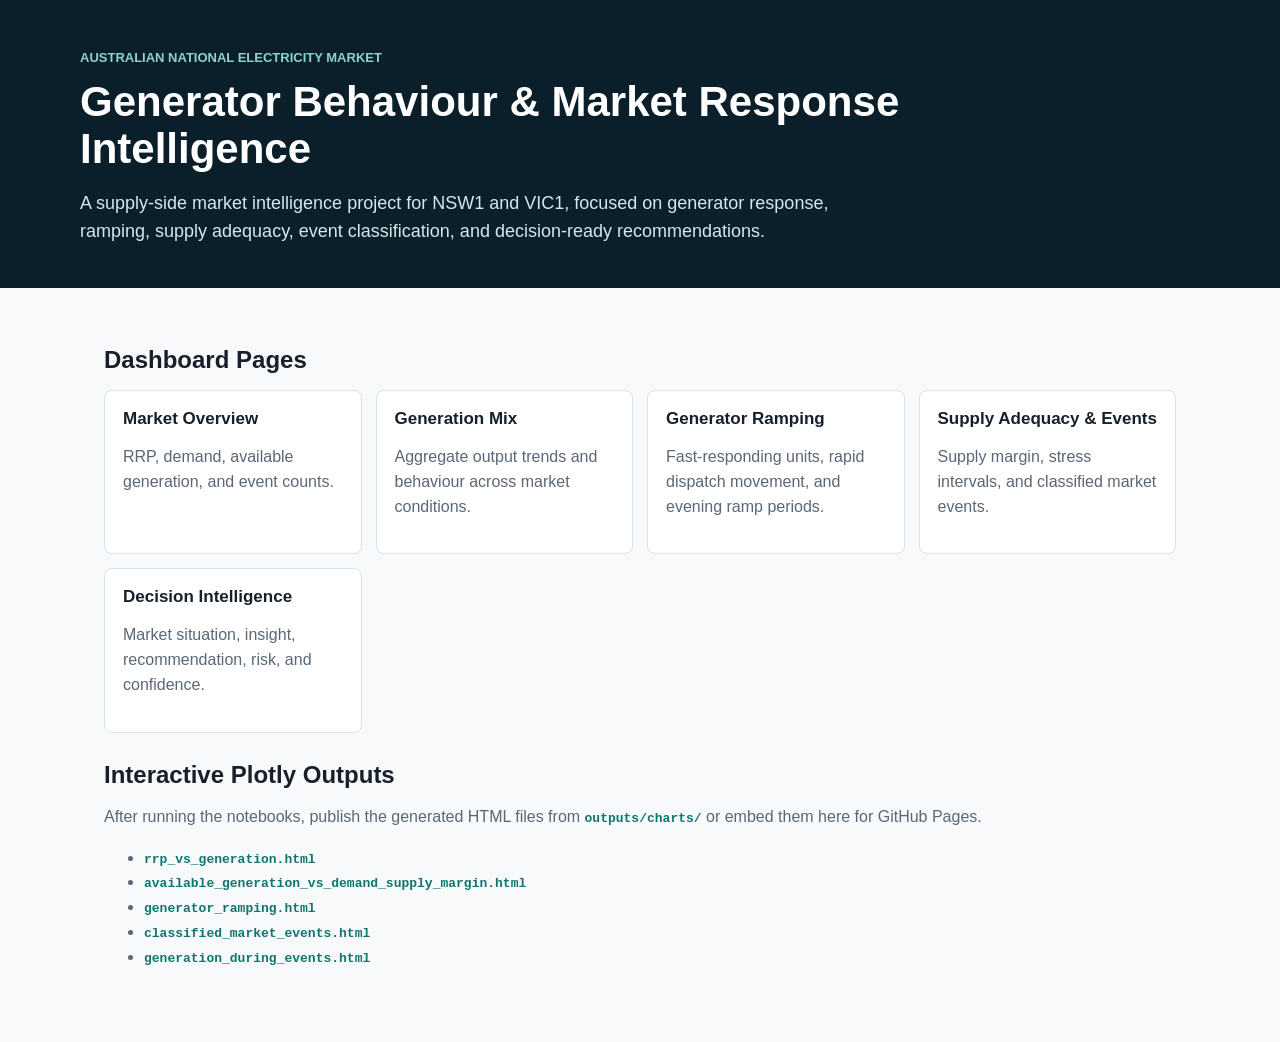
<file: dashboard/index.html>
<!doctype html>
<html lang="en">
<head>
  <meta charset="utf-8">
  <meta name="viewport" content="width=device-width, initial-scale=1">
  <title>NEM Generator Behaviour Intelligence</title>
  <link rel="stylesheet" href="style.css">
</head>
<body>
  <header class="topbar">
    <div>
      <p class="eyebrow">Australian National Electricity Market</p>
      <h1>Generator Behaviour & Market Response Intelligence</h1>
      <p class="summary">A supply-side market intelligence project for NSW1 and VIC1, focused on generator response, ramping, supply adequacy, event classification, and decision-ready recommendations.</p>
    </div>
  </header>

  <main>
    <section class="section">
      <h2>Dashboard Pages</h2>
      <div class="grid">
        <article>
          <h3>Market Overview</h3>
          <p>RRP, demand, available generation, and event counts.</p>
        </article>
        <article>
          <h3>Generation Mix</h3>
          <p>Aggregate output trends and behaviour across market conditions.</p>
        </article>
        <article>
          <h3>Generator Ramping</h3>
          <p>Fast-responding units, rapid dispatch movement, and evening ramp periods.</p>
        </article>
        <article>
          <h3>Supply Adequacy & Events</h3>
          <p>Supply margin, stress intervals, and classified market events.</p>
        </article>
        <article>
          <h3>Decision Intelligence</h3>
          <p>Market situation, insight, recommendation, risk, and confidence.</p>
        </article>
      </div>
    </section>

    <section class="section">
      <h2>Interactive Plotly Outputs</h2>
      <p>After running the notebooks, publish the generated HTML files from <code>outputs/charts/</code> or embed them here for GitHub Pages.</p>
      <ul>
        <li><code>rrp_vs_generation.html</code></li>
        <li><code>available_generation_vs_demand_supply_margin.html</code></li>
        <li><code>generator_ramping.html</code></li>
        <li><code>classified_market_events.html</code></li>
        <li><code>generation_during_events.html</code></li>
      </ul>
    </section>
  </main>
</body>
</html>
</file>
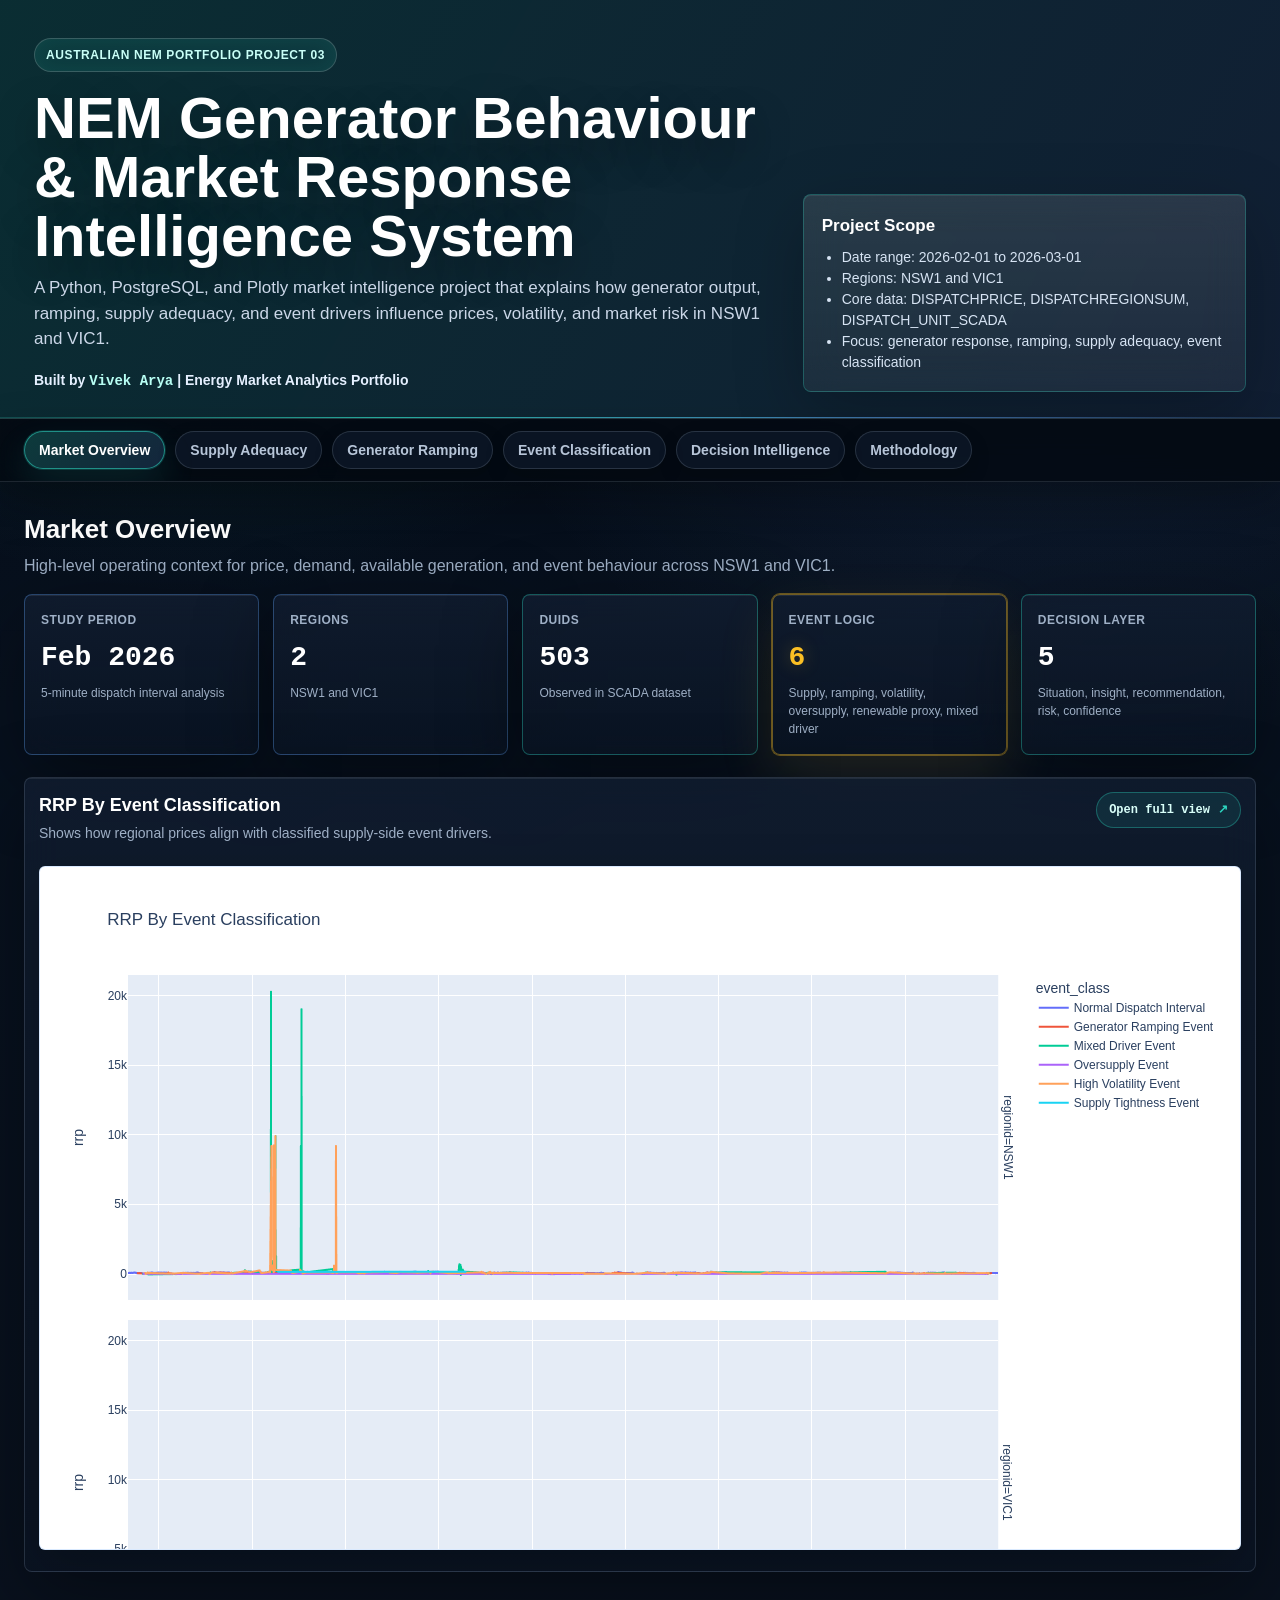
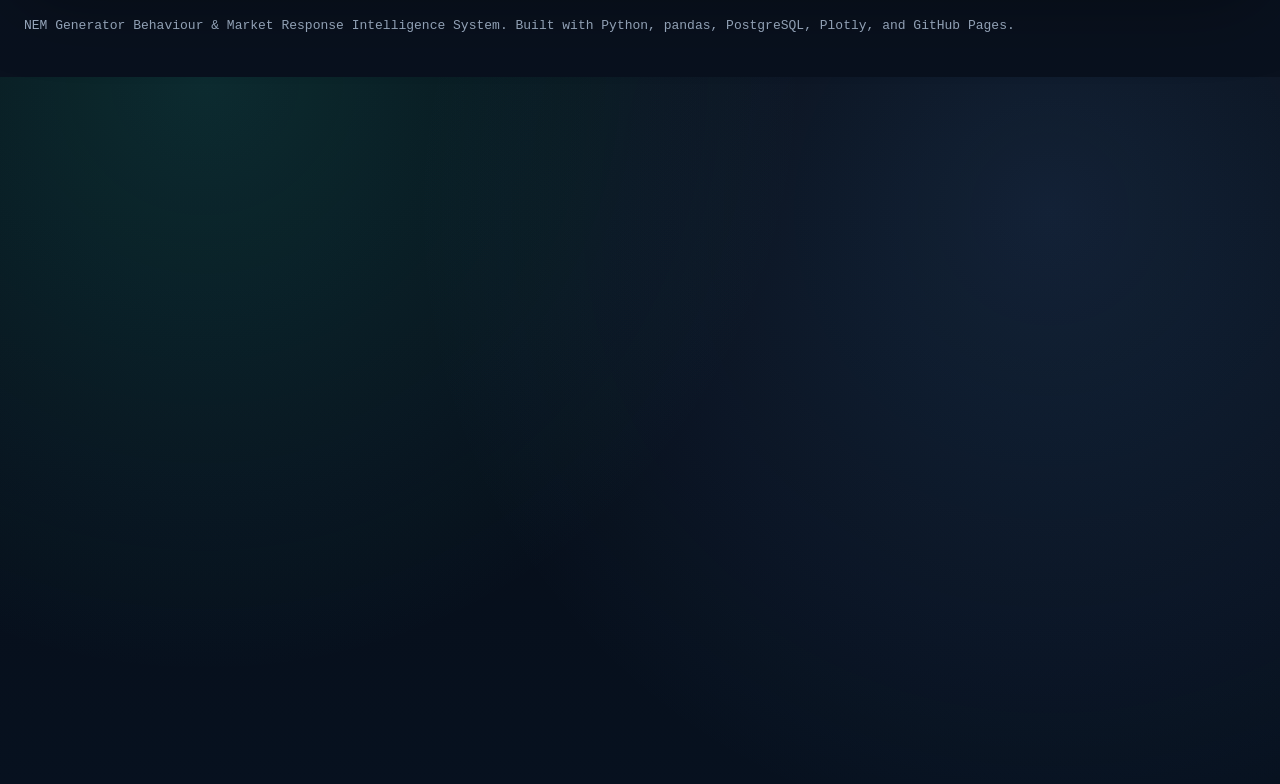
<file: docs/index.html>
<!doctype html>
<html lang="en">
<head>
  <meta charset="utf-8" />
  <meta name="viewport" content="width=device-width, initial-scale=1" />
  <title>NEM Generator Behaviour & Market Response Intelligence System</title>
  <style>
    :root {
      --bg: #07111f;
      --bg-2: #0b1524;
      --canvas: #0f1a2a;
      --panel: rgba(15, 26, 42, 0.72);
      --panel-strong: rgba(17, 29, 48, 0.88);
      --panel-soft: rgba(255, 255, 255, 0.055);
      --ink: #f8fbff;
      --ink-strong: #ffffff;
      --muted: #9fb0c6;
      --muted-2: #718198;
      --line: rgba(148, 163, 184, 0.22);
      --nav: #030813;
      --teal: #2dd4bf;
      --teal-soft: rgba(45, 212, 191, 0.18);
      --blue: #60a5fa;
      --blue-soft: rgba(96, 165, 250, 0.18);
      --amber: #fbbf24;
      --amber-soft: rgba(251, 191, 36, 0.18);
      --red: #fb7185;
      --red-soft: rgba(251, 113, 133, 0.18);
      --purple: #a78bfa;
      --purple-soft: rgba(167, 139, 250, 0.18);
      --green: #4ade80;
      --green-soft: rgba(74, 222, 128, 0.18);
      --shadow: 0 24px 80px rgba(0, 0, 0, 0.38);
      --shadow-hot: 0 0 0 1px rgba(251, 191, 36, 0.38), 0 22px 60px rgba(251, 191, 36, 0.11);
      --ease: cubic-bezier(0.22, 1, 0.36, 1);
      --mono: "JetBrains Mono", "SF Mono", "Cascadia Mono", Consolas, monospace;
    }

    * {
      box-sizing: border-box;
    }

    html {
      scroll-behavior: smooth;
    }

    body {
      margin: 0;
      background:
        radial-gradient(circle at 16% 0%, rgba(45, 212, 191, 0.16), transparent 30%),
        radial-gradient(circle at 82% 8%, rgba(96, 165, 250, 0.14), transparent 34%),
        linear-gradient(180deg, #060b14 0%, var(--bg) 42%, #09111e 100%);
      color: var(--ink);
      font-family: Inter, -apple-system, BlinkMacSystemFont, "Segoe UI", Arial, sans-serif;
      line-height: 1.5;
      min-height: 100vh;
    }

    body::before {
      content: "";
      position: fixed;
      inset: 0;
      pointer-events: none;
      background-image:
        linear-gradient(rgba(148, 163, 184, 0.045) 1px, transparent 1px),
        linear-gradient(90deg, rgba(148, 163, 184, 0.045) 1px, transparent 1px);
      background-size: 42px 42px;
      mask-image: linear-gradient(to bottom, rgba(0, 0, 0, 0.7), transparent 78%);
      z-index: -1;
    }

    ::selection {
      color: #021018;
      background: var(--teal);
    }

    header {
      background:
        linear-gradient(120deg, rgba(45, 212, 191, 0.18), rgba(96, 165, 250, 0.14)),
        var(--nav);
      color: white;
      padding: 38px 34px 26px;
      border-bottom: 1px solid rgba(255, 255, 255, 0.1);
      box-shadow: 0 24px 80px rgba(0, 0, 0, 0.28);
      position: relative;
      overflow: hidden;
    }

    header::after {
      content: "";
      position: absolute;
      inset: auto -10% 0;
      height: 1px;
      background: linear-gradient(90deg, transparent, rgba(45, 212, 191, 0.8), rgba(96, 165, 250, 0.68), transparent);
    }

    .hero {
      max-width: 1500px;
      margin: 0 auto;
      display: grid;
      grid-template-columns: 1.25fr 0.75fr;
      gap: 30px;
      align-items: end;
      position: relative;
      z-index: 1;
    }

    .eyebrow {
      display: inline-flex;
      width: fit-content;
      border: 1px solid rgba(255, 255, 255, 0.18);
      border-radius: 999px;
      padding: 7px 11px;
      color: #c9fff7;
      font-size: 12px;
      font-weight: 900;
      letter-spacing: 0.05em;
      text-transform: uppercase;
      background: rgba(45, 212, 191, 0.09);
      box-shadow: inset 0 0 20px rgba(45, 212, 191, 0.08);
    }

    h1 {
      margin: 16px 0 10px;
      font-size: clamp(34px, 5vw, 58px);
      line-height: 1.02;
      letter-spacing: 0;
      max-width: 1080px;
      color: var(--ink-strong);
      text-shadow: 0 16px 40px rgba(0, 0, 0, 0.38);
    }

    .hero p {
      color: #cbd7e8;
      font-size: 17px;
      max-width: 990px;
      margin: 0;
    }

    .author-line {
      margin-top: 18px;
      color: #e5f0ff;
      font-size: 14px;
      font-weight: 800;
    }

    .author-line span {
      color: #b8fff4;
      font-weight: 700;
      font-family: var(--mono);
    }

    .hero-card {
      background: linear-gradient(180deg, rgba(255, 255, 255, 0.11), rgba(255, 255, 255, 0.055));
      border: 1px solid rgba(45, 212, 191, 0.28);
      border-radius: 8px;
      padding: 18px;
      min-width: 0;
      backdrop-filter: blur(18px);
      box-shadow: 0 20px 70px rgba(0, 0, 0, 0.22), inset 0 1px rgba(255, 255, 255, 0.08);
    }

    .hero-card h2 {
      margin: 0 0 8px;
      font-size: 17px;
    }

    .hero-card ul {
      margin: 8px 0 0;
      padding-left: 20px;
      color: #d7e4f4;
      font-size: 14px;
    }

    .tabbar {
      position: sticky;
      top: 0;
      z-index: 20;
      background: rgba(4, 10, 19, 0.84);
      backdrop-filter: blur(18px);
      border-bottom: 1px solid rgba(148, 163, 184, 0.18);
      box-shadow: 0 18px 45px rgba(0, 0, 0, 0.28);
    }

    .tabs {
      max-width: 1500px;
      margin: 0 auto;
      padding: 12px 24px;
      display: flex;
      gap: 10px;
      overflow-x: auto;
      scrollbar-width: thin;
      scrollbar-color: rgba(45, 212, 191, 0.44) rgba(255, 255, 255, 0.04);
    }

    .tabs::-webkit-scrollbar,
    iframe::-webkit-scrollbar,
    body::-webkit-scrollbar {
      height: 9px;
      width: 10px;
    }

    .tabs::-webkit-scrollbar-track,
    iframe::-webkit-scrollbar-track,
    body::-webkit-scrollbar-track {
      background: rgba(255, 255, 255, 0.04);
    }

    .tabs::-webkit-scrollbar-thumb,
    iframe::-webkit-scrollbar-thumb,
    body::-webkit-scrollbar-thumb {
      background: linear-gradient(180deg, rgba(45, 212, 191, 0.72), rgba(96, 165, 250, 0.72));
      border-radius: 999px;
    }

    .tab-button {
      border: 1px solid rgba(148, 163, 184, 0.22);
      background: rgba(15, 26, 42, 0.72);
      color: #b7c5d8;
      border-radius: 999px;
      padding: 10px 14px;
      font-size: 14px;
      font-weight: 800;
      white-space: nowrap;
      cursor: pointer;
      box-shadow: 0 8px 20px rgba(0, 0, 0, 0.16);
      transition: transform 360ms var(--ease), color 360ms var(--ease), border-color 360ms var(--ease), background 360ms var(--ease), box-shadow 360ms var(--ease);
    }

    .tab-button:hover {
      transform: translateY(-2px);
      color: var(--ink);
      border-color: rgba(45, 212, 191, 0.42);
      background: rgba(23, 39, 62, 0.92);
    }

    .tab-button.active {
      background: linear-gradient(135deg, rgba(45, 212, 191, 0.24), rgba(96, 165, 250, 0.18));
      color: white;
      border-color: rgba(45, 212, 191, 0.58);
      box-shadow: 0 0 0 1px rgba(45, 212, 191, 0.18), 0 16px 36px rgba(45, 212, 191, 0.12);
    }

    main {
      max-width: 1500px;
      margin: 0 auto;
      padding: 24px;
      position: relative;
      min-height: 820px;
    }

    .tab-panel {
      display: block;
      position: absolute;
      inset: 24px 24px auto;
      opacity: 0;
      transform: translateX(28px);
      pointer-events: none;
      visibility: hidden;
      transition: opacity 420ms var(--ease), transform 520ms var(--ease), visibility 0ms linear 520ms;
    }

    .tab-panel.active {
      display: block;
      position: relative;
      inset: auto;
      opacity: 1;
      transform: translateX(0);
      pointer-events: auto;
      visibility: visible;
      transition: opacity 420ms var(--ease), transform 520ms var(--ease), visibility 0ms;
    }

    .section-title {
      display: flex;
      align-items: flex-end;
      justify-content: space-between;
      gap: 16px;
      margin: 4px 0 16px;
    }

    .section-title h2 {
      margin: 0;
      font-size: 26px;
      letter-spacing: 0;
      color: var(--ink-strong);
    }

    .section-title p {
      margin: 5px 0 0;
      color: var(--muted);
      max-width: 900px;
    }

    .kpi-grid {
      display: grid;
      grid-template-columns: repeat(5, minmax(150px, 1fr));
      gap: 14px;
      margin-bottom: 22px;
    }

    .kpi,
    .panel,
    .chart-card,
    .story-card,
    .output-card {
      background: linear-gradient(180deg, rgba(17, 29, 48, 0.82), rgba(11, 21, 36, 0.70));
      border: 1px solid rgba(148, 163, 184, 0.20);
      border-radius: 8px;
      box-shadow: var(--shadow);
      backdrop-filter: blur(18px);
      transition: transform 380ms var(--ease), border-color 380ms var(--ease), box-shadow 380ms var(--ease), background 380ms var(--ease);
      position: relative;
      overflow: hidden;
    }

    .kpi::before,
    .panel::before,
    .chart-card::before,
    .story-card::before,
    .output-card::before {
      content: "";
      position: absolute;
      inset: 0;
      border-top: 1px solid rgba(255, 255, 255, 0.08);
      pointer-events: none;
    }

    .kpi:hover,
    .panel:hover,
    .chart-card:hover,
    .story-card:hover,
    .output-card:hover {
      transform: translateY(-4px);
      border-color: rgba(45, 212, 191, 0.36);
      box-shadow: 0 28px 85px rgba(0, 0, 0, 0.48), 0 0 0 1px rgba(45, 212, 191, 0.10);
      background: linear-gradient(180deg, rgba(22, 37, 60, 0.88), rgba(12, 24, 40, 0.78));
    }

    .kpi.state-risk {
      border-color: rgba(251, 191, 36, 0.42);
      box-shadow: var(--shadow-hot);
    }

    .kpi.state-watch {
      border-color: rgba(96, 165, 250, 0.34);
    }

    .kpi.state-response {
      border-color: rgba(45, 212, 191, 0.36);
    }

    .kpi {
      padding: 16px;
    }

    .kpi .label {
      color: var(--muted);
      font-size: 12px;
      font-weight: 900;
      letter-spacing: 0.04em;
      text-transform: uppercase;
    }

    .kpi .value {
      margin-top: 8px;
      font-size: 28px;
      font-weight: 850;
      color: var(--ink-strong);
      font-family: var(--mono);
      letter-spacing: 0;
      font-variant-numeric: tabular-nums;
    }

    .kpi.state-risk .value,
    .pulse-alert {
      color: var(--amber);
      animation: alertPulse 2.6s ease-in-out infinite;
      text-shadow: 0 0 18px rgba(251, 191, 36, 0.26);
    }

    .kpi .note {
      margin-top: 5px;
      color: var(--muted);
      font-size: 12px;
    }

    .grid-2 {
      display: grid;
      grid-template-columns: 1fr 1fr;
      gap: 18px;
      margin-bottom: 18px;
    }

    .grid-3 {
      display: grid;
      grid-template-columns: repeat(3, 1fr);
      gap: 18px;
      margin-bottom: 18px;
    }

    .wide {
      grid-column: 1 / -1;
    }

    .chart-card {
      padding: 14px;
      min-width: 0;
    }

    .chart-grid {
      grid-template-columns: 1fr;
      gap: 22px;
    }

    .chart-top {
      display: flex;
      align-items: flex-start;
      justify-content: space-between;
      gap: 16px;
      margin-bottom: 10px;
    }

    .chart-top > div {
      min-width: 0;
    }

    .full-view {
      display: inline-flex;
      align-items: center;
      justify-content: center;
      flex: 0 0 auto;
      border: 1px solid rgba(45, 212, 191, 0.34);
      border-radius: 999px;
      padding: 8px 12px;
      color: #d9fff9;
      background: rgba(45, 212, 191, 0.10);
      font-family: var(--mono);
      font-size: 12px;
      font-weight: 850;
      text-decoration: none;
      transition: transform 320ms var(--ease), border-color 320ms var(--ease), background 320ms var(--ease), box-shadow 320ms var(--ease);
      white-space: nowrap;
    }

    .full-view::after {
      content: "↗";
      margin-left: 8px;
      color: var(--teal);
    }

    .full-view:hover {
      transform: translateY(-2px);
      border-color: rgba(45, 212, 191, 0.70);
      background: rgba(45, 212, 191, 0.18);
      box-shadow: 0 14px 34px rgba(45, 212, 191, 0.14);
    }

    .chart-card h3 {
      margin: 0 0 4px;
      font-size: 18px;
      color: var(--ink-strong);
    }

    .chart-card p,
    .panel p,
    .story-card p,
    .output-card p {
      color: var(--muted);
      margin: 0 0 12px;
      font-size: 14px;
    }

    iframe {
      width: 100%;
      height: min(76vh, 820px);
      min-height: 680px;
      border: 1px solid rgba(96, 165, 250, 0.24);
      border-radius: 6px;
      background: #ffffff;
      box-shadow: inset 0 0 0 1px rgba(255, 255, 255, 0.04), 0 18px 50px rgba(0, 0, 0, 0.24);
      scrollbar-width: thin;
      scrollbar-color: rgba(45, 212, 191, 0.50) rgba(2, 8, 18, 0.20);
    }

    .panel,
    .story-card,
    .output-card {
      padding: 18px;
    }

    .panel h3,
    .story-card h3,
    .output-card h3 {
      margin: 0 0 8px;
      font-size: 18px;
      color: var(--ink-strong);
    }

    .pill-row {
      display: flex;
      flex-wrap: wrap;
      gap: 8px;
      margin-top: 12px;
    }

    .pill {
      display: inline-flex;
      border-radius: 999px;
      padding: 7px 10px;
      font-size: 12px;
      font-weight: 850;
      background: rgba(96, 165, 250, 0.12);
      color: #cfe7ff;
      border: 1px solid rgba(96, 165, 250, 0.28);
      backdrop-filter: blur(10px);
    }

    .accent-teal { color: var(--teal); }
    .accent-blue { color: var(--blue); }
    .accent-amber { color: var(--amber); }
    .accent-red { color: var(--red); }
    .accent-purple { color: var(--purple); }

    table {
      width: 100%;
      border-collapse: separate;
      border-spacing: 0;
      font-size: 14px;
      background: rgba(3, 8, 19, 0.54);
      border-radius: 8px;
      overflow: hidden;
      border: 1px solid rgba(148, 163, 184, 0.22);
      box-shadow: inset 0 1px rgba(255, 255, 255, 0.06);
    }

    th,
    td {
      padding: 11px 12px;
      border-bottom: 1px solid rgba(148, 163, 184, 0.16);
      text-align: left;
      vertical-align: top;
    }

    th {
      background: rgba(96, 165, 250, 0.10);
      font-size: 12px;
      text-transform: uppercase;
      letter-spacing: 0.04em;
      color: #c8d7ea;
      font-family: var(--mono);
    }

    td {
      color: #d8e2ee;
    }

    td:first-child {
      color: var(--ink-strong);
      font-family: var(--mono);
      font-size: 13px;
      white-space: nowrap;
    }

    tr {
      transition: background 260ms var(--ease);
    }

    tbody tr:hover {
      background: rgba(45, 212, 191, 0.07);
    }

    .data-grid td:first-child::before {
      content: "▸";
      display: inline-block;
      margin-right: 8px;
      color: var(--teal);
    }

    .trend-up::after,
    .trend-down::after,
    .trend-warn::after {
      display: inline-flex;
      margin-left: 8px;
      font-family: var(--mono);
      font-size: 11px;
      font-weight: 900;
    }

    .trend-up::after {
      content: "↗";
      color: var(--green);
    }

    .trend-down::after {
      content: "↘";
      color: var(--red);
    }

    .trend-warn::after {
      content: "!";
      width: 16px;
      height: 16px;
      justify-content: center;
      align-items: center;
      border-radius: 50%;
      color: #211400;
      background: var(--amber);
    }

    footer {
      max-width: 1500px;
      margin: 0 auto;
      padding: 20px 24px 42px;
      color: var(--muted);
      font-size: 13px;
      font-family: var(--mono);
    }

    @keyframes alertPulse {
      0%, 100% {
        opacity: 1;
        filter: drop-shadow(0 0 0 rgba(251, 191, 36, 0));
      }
      50% {
        opacity: 0.78;
        filter: drop-shadow(0 0 14px rgba(251, 191, 36, 0.32));
      }
    }

    @media (max-width: 980px) {
      .hero,
      .grid-2,
      .grid-3 {
        grid-template-columns: 1fr;
      }

      .kpi-grid {
        grid-template-columns: repeat(2, minmax(140px, 1fr));
      }

      header {
        padding: 28px 20px 22px;
      }

      main {
        padding: 18px;
      }

      iframe {
        height: 540px;
      }
    }
  </style>
</head>
<body>
  <header>
    <section class="hero">
      <div>
        <div class="eyebrow">Australian NEM Portfolio Project 03</div>
        <h1>NEM Generator Behaviour & Market Response Intelligence System</h1>
        <p>
          A Python, PostgreSQL, and Plotly market intelligence project that explains how generator output,
          ramping, supply adequacy, and event drivers influence prices, volatility, and market risk in NSW1 and VIC1.
        </p>
        <div class="author-line">Built by <span>Vivek Arya</span> | Energy Market Analytics Portfolio</div>
      </div>
      <aside class="hero-card">
        <h2>Project Scope</h2>
        <ul>
          <li>Date range: 2026-02-01 to 2026-03-01</li>
          <li>Regions: NSW1 and VIC1</li>
          <li>Core data: DISPATCHPRICE, DISPATCHREGIONSUM, DISPATCH_UNIT_SCADA</li>
          <li>Focus: generator response, ramping, supply adequacy, event classification</li>
        </ul>
      </aside>
    </section>
  </header>

  <nav class="tabbar">
    <div class="tabs">
      <button class="tab-button active" data-tab="overview">Market Overview</button>
      <button class="tab-button" data-tab="supply">Supply Adequacy</button>
      <button class="tab-button" data-tab="ramping">Generator Ramping</button>
      <button class="tab-button" data-tab="events">Event Classification</button>
      <button class="tab-button" data-tab="decision">Decision Intelligence</button>
      <button class="tab-button" data-tab="methodology">Methodology</button>
    </div>
  </nav>

  <main>
    <section id="overview" class="tab-panel active">
      <div class="section-title">
        <div>
          <h2>Market Overview</h2>
          <p>High-level operating context for price, demand, available generation, and event behaviour across NSW1 and VIC1.</p>
        </div>
      </div>

      <div class="kpi-grid">
        <div class="kpi state-watch">
          <div class="label">Study Period</div>
          <div class="value">Feb 2026</div>
          <div class="note">5-minute dispatch interval analysis</div>
        </div>
        <div class="kpi state-watch">
          <div class="label">Regions</div>
          <div class="value">2</div>
          <div class="note">NSW1 and VIC1</div>
        </div>
        <div class="kpi state-response">
          <div class="label">DUIDs</div>
          <div class="value">503</div>
          <div class="note">Observed in SCADA dataset</div>
        </div>
        <div class="kpi state-risk">
          <div class="label">Event Logic</div>
          <div class="value">6</div>
          <div class="note">Supply, ramping, volatility, oversupply, renewable proxy, mixed driver</div>
        </div>
        <div class="kpi state-response">
          <div class="label">Decision Layer</div>
          <div class="value">5</div>
          <div class="note">Situation, insight, recommendation, risk, confidence</div>
        </div>
      </div>

      <div class="chart-card wide">
        <div class="chart-top">
          <div>
            <h3>RRP By Event Classification</h3>
            <p>Shows how regional prices align with classified supply-side event drivers.</p>
          </div>
          <a class="full-view" href="charts/09_rrp_by_event_classification.html" target="_blank" rel="noopener">Open full view</a>
        </div>
        <iframe src="charts/09_rrp_by_event_classification.html" title="RRP by event classification"></iframe>
      </div>
    </section>

    <section id="supply" class="tab-panel">
      <div class="section-title">
        <div>
          <h2>Supply Adequacy</h2>
          <p>Supply margin analysis compares available generation with total demand to identify scarcity and oversupply risk.</p>
        </div>
      </div>

      <div class="grid-2 chart-grid">
        <div class="chart-card">
          <div class="chart-top">
            <div>
              <h3>Available Generation Versus Demand</h3>
              <p>Core adequacy view showing whether available generation provided a comfortable buffer above demand.</p>
            </div>
            <a class="full-view" href="charts/09_available_generation_vs_demand.html" target="_blank" rel="noopener">Open full view</a>
          </div>
          <iframe src="charts/09_available_generation_vs_demand.html" title="Available generation versus demand"></iframe>
        </div>
        <div class="chart-card">
          <div class="chart-top">
            <div>
              <h3>Supply Margin By Event Class</h3>
              <p>Connects supply buffer conditions to classified market events and price outcomes.</p>
            </div>
            <a class="full-view" href="charts/09_supply_margin_by_event_class.html" target="_blank" rel="noopener">Open full view</a>
          </div>
          <iframe src="charts/09_supply_margin_by_event_class.html" title="Supply margin by event class"></iframe>
        </div>
      </div>

      <div class="story-card">
        <h3>Analyst Interpretation</h3>
        <p>
          Supply margin is calculated as available generation minus total demand. Lower supply margin indicates tighter
          operating conditions and greater sensitivity to outages, renewable reductions, interconnector changes, or ramp limits.
        </p>
        <div class="pill-row">
          <span class="pill">Supply margin</span>
          <span class="pill">Scarcity risk</span>
          <span class="pill">Available generation</span>
          <span class="pill">Demand balance</span>
        </div>
      </div>
    </section>

    <section id="ramping" class="tab-panel">
      <div class="section-title">
        <div>
          <h2>Generator Ramping</h2>
          <p>DUID-level ramping analysis identifies units with material output movement and potential flexibility value.</p>
        </div>
      </div>

      <div class="chart-card wide">
        <div class="chart-top">
          <div>
            <h3>Top Generator Ramping Units</h3>
            <p>Ranks DUIDs by 95th percentile absolute dispatch interval ramping movement.</p>
          </div>
          <a class="full-view" href="charts/09_top_generator_ramping_units.html" target="_blank" rel="noopener">Open full view</a>
        </div>
        <iframe src="charts/09_top_generator_ramping_units.html" title="Top generator ramping units"></iframe>
      </div>

      <div class="grid-3">
        <div class="panel">
          <h3>Output Change</h3>
          <p>Measures how much each DUID changed output from one 5-minute interval to the next.</p>
        </div>
        <div class="panel">
          <h3>Ramp Rate Proxy</h3>
          <p>Normalises 5-minute output change into an approximate MW/hour ramping signal.</p>
        </div>
        <div class="panel">
          <h3>Rapid Ramping Flag</h3>
          <p>Identifies intervals where a DUID moved above its own 95th percentile output change.</p>
        </div>
      </div>
    </section>

    <section id="events" class="tab-panel">
      <div class="section-title">
        <div>
          <h2>Event Classification</h2>
          <p>Rule-based event logic converts market and generator features into explainable event driver categories.</p>
        </div>
      </div>

      <div class="chart-card wide">
        <div class="chart-top">
          <div>
            <h3>Event Classification Counts By Region</h3>
            <p>Compares the frequency of normal dispatch, supply tightness, ramping, volatility, oversupply, renewable proxy, and mixed driver events.</p>
          </div>
          <a class="full-view" href="charts/09_event_classification_counts.html" target="_blank" rel="noopener">Open full view</a>
        </div>
        <iframe src="charts/09_event_classification_counts.html" title="Event classification counts"></iframe>
      </div>

      <div class="panel">
        <h3>Event Classes</h3>
        <table class="data-grid">
          <thead>
            <tr>
              <th>Event Class</th>
              <th>Analyst Meaning</th>
            </tr>
          </thead>
          <tbody>
            <tr><td class="trend-warn">Supply Tightness Event</td><td>Supply margin is tight relative to demand, increasing scarcity pricing risk.</td></tr>
            <tr><td class="trend-up">Generator Ramping Event</td><td>Aggregate generator movement is elevated, indicating material supply-side response.</td></tr>
            <tr><td class="trend-warn">High Volatility Event</td><td>Regional price volatility is elevated, indicating unstable market conditions.</td></tr>
            <tr><td class="trend-down">Oversupply Event</td><td>Negative prices and healthy supply margin suggest surplus generation pressure.</td></tr>
            <tr><td class="trend-down">Renewable Dominance Event</td><td>Negative price with elevated aggregate output, used as a renewable dominance proxy.</td></tr>
            <tr><td class="trend-warn">Mixed Driver Event</td><td>Multiple market signals are active, so a single-driver explanation may be misleading.</td></tr>
          </tbody>
        </table>
      </div>
    </section>

    <section id="decision" class="tab-panel">
      <div class="section-title">
        <div>
          <h2>Decision Intelligence</h2>
          <p>Classified events are translated into market situation, insight, recommendation, risk, confidence, and priority.</p>
        </div>
      </div>

      <div class="chart-card wide">
        <div class="chart-top">
          <div>
            <h3>Decision Priority By Event Class</h3>
            <p>Links event classification to analyst action and risk prioritisation.</p>
          </div>
          <a class="full-view" href="charts/09_decision_priority_by_event_class.html" target="_blank" rel="noopener">Open full view</a>
        </div>
        <iframe src="charts/09_decision_priority_by_event_class.html" title="Decision priority by event class"></iframe>
      </div>

      <div class="grid-2">
        <div class="story-card">
          <h3>Example: Supply Tightness</h3>
          <p><strong>Situation:</strong> supply margin tightening.</p>
          <p><strong>Insight:</strong> available generation buffer is low relative to demand.</p>
          <p><strong>Recommendation:</strong> monitor scarcity pricing risk and review availability assumptions.</p>
        </div>
        <div class="story-card">
          <h3>Example: Mixed Driver</h3>
          <p><strong>Situation:</strong> multiple market stress signals active.</p>
          <p><strong>Insight:</strong> a single-factor explanation may be misleading.</p>
          <p><strong>Recommendation:</strong> review supply margin, ramping, volatility, and price signals together.</p>
        </div>
      </div>
    </section>

    <section id="methodology" class="tab-panel">
      <div class="section-title">
        <div>
          <h2>Methodology</h2>
          <p>The project is built as a transparent analyst workflow from raw dispatch data to decision intelligence.</p>
        </div>
      </div>

      <div class="grid-2">
        <div class="output-card">
          <h3>Workflow</h3>
          <table class="data-grid">
            <thead>
              <tr><th>Step</th><th>Purpose</th></tr>
            </thead>
            <tbody>
              <tr><td class="trend-up">01 Data Extraction</td><td>Extract and clean price, region summary, and SCADA data from PostgreSQL.</td></tr>
              <tr><td class="trend-up">02 Feature Engineering</td><td>Create supply margin, volatility, generator ramping, and utilisation proxy features.</td></tr>
              <tr><td class="trend-up">03-06 Analysis</td><td>Analyse generation mix, ramping, supply adequacy, and generator event response.</td></tr>
              <tr><td class="trend-warn">07 Classification</td><td>Classify intervals into transparent event driver categories.</td></tr>
              <tr><td class="trend-warn">08 Decision Intelligence</td><td>Generate recommendations, risks, and confidence levels.</td></tr>
              <tr><td class="trend-up">09 Visualisation</td><td>Create interactive Plotly dashboard charts.</td></tr>
            </tbody>
          </table>
        </div>
        <div class="output-card">
          <h3>Limitations And Extensions</h3>
          <p>
            This version analyses physical generator behaviour from SCADA and regional market data. It does not yet include bid data,
            fuel type mapping, storage classification, or network constraint context.
          </p>
          <div class="pill-row">
            <span class="pill">Next: BIDPEROFFER_D</span>
            <span class="pill">Next: DUID fuel mapping</span>
            <span class="pill">Next: storage classification</span>
            <span class="pill">Next: constraints context</span>
          </div>
        </div>
      </div>
    </section>
  </main>

  <footer>
    NEM Generator Behaviour & Market Response Intelligence System. Built with Python, pandas, PostgreSQL, Plotly, and GitHub Pages.
  </footer>

  <script>
    const buttons = document.querySelectorAll(".tab-button");
    const panels = document.querySelectorAll(".tab-panel");
    let activePanel = document.querySelector(".tab-panel.active");

    buttons.forEach((button) => {
      button.addEventListener("click", () => {
        const target = button.dataset.tab;
        const nextPanel = document.getElementById(target);

        if (nextPanel === activePanel) {
          return;
        }

        buttons.forEach((item) => item.classList.remove("active"));
        panels.forEach((panel) => {
          panel.classList.remove("active");
          panel.classList.remove("exiting");
        });

        if (activePanel) {
          activePanel.classList.add("exiting");
        }

        button.classList.add("active");
        nextPanel.classList.add("active");
        activePanel = nextPanel;
      });
    });
  </script>
</body>
</html>
</file>
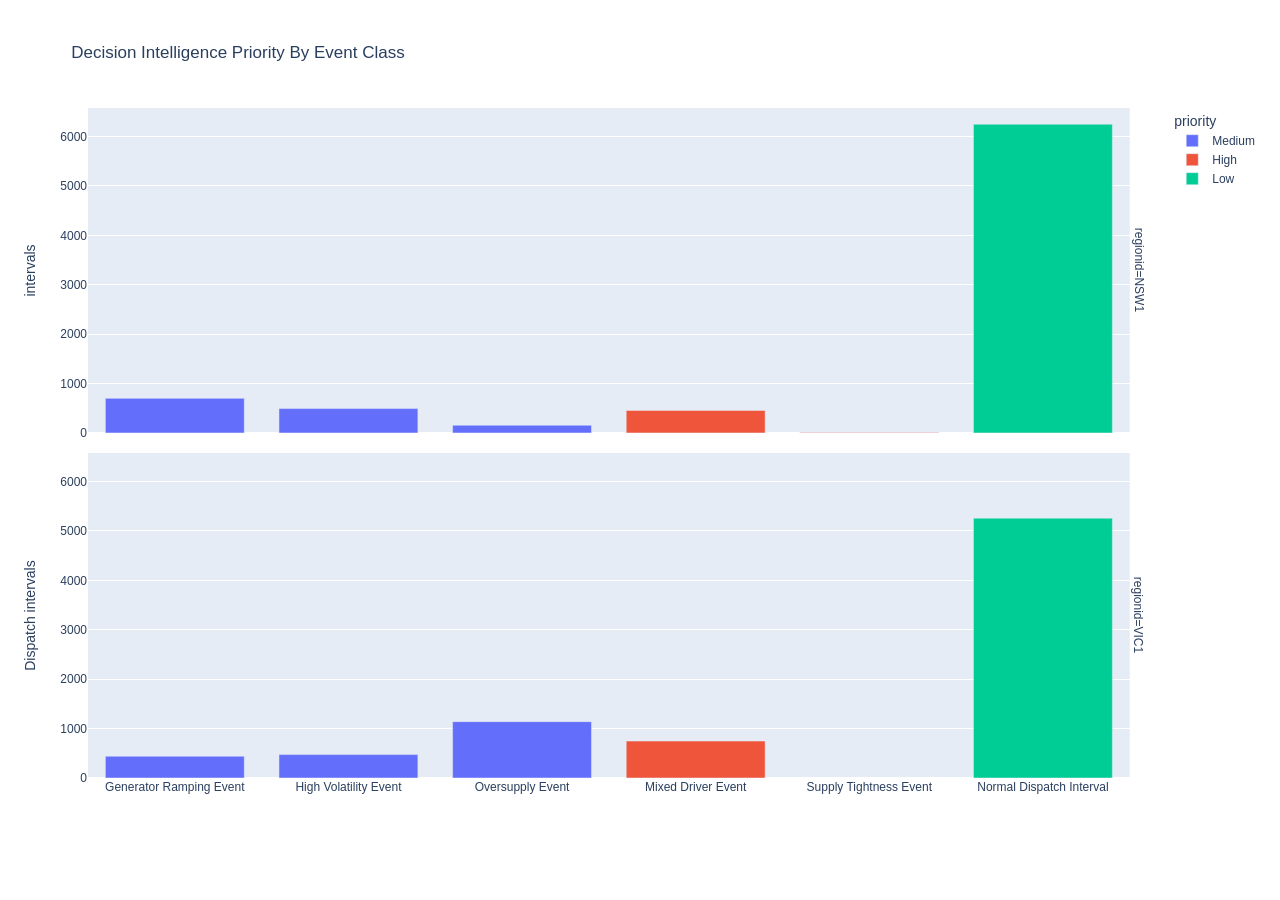
<file: docs/charts/09_decision_priority_by_event_class.html>
<html>
<head><meta charset="utf-8" /></head>
<body>
    <div>                        <script type="text/javascript">window.PlotlyConfig = {MathJaxConfig: 'local'};</script>
        <script charset="utf-8" src="https://cdn.plot.ly/plotly-2.35.2.min.js"></script>                <div id="5fe6b3d4-5521-4ab2-9660-5e55a7cfd1d2" class="plotly-graph-div" style="height:850px; width:100%;"></div>            <script type="text/javascript">                                    window.PLOTLYENV=window.PLOTLYENV || {};                                    if (document.getElementById("5fe6b3d4-5521-4ab2-9660-5e55a7cfd1d2")) {                    Plotly.newPlot(                        "5fe6b3d4-5521-4ab2-9660-5e55a7cfd1d2",                        [{"alignmentgroup":"True","hovertemplate":"priority=Medium\u003cbr\u003eregionid=NSW1\u003cbr\u003eevent_class=%{x}\u003cbr\u003eintervals=%{y}\u003cextra\u003e\u003c\u002fextra\u003e","legendgroup":"Medium","marker":{"color":"#636efa","pattern":{"shape":""}},"name":"Medium","offsetgroup":"Medium","orientation":"v","showlegend":true,"textposition":"auto","x":["Generator Ramping Event","High Volatility Event","Oversupply Event"],"xaxis":"x2","y":[700,493,156],"yaxis":"y2","type":"bar"},{"alignmentgroup":"True","hovertemplate":"priority=Medium\u003cbr\u003eregionid=VIC1\u003cbr\u003eevent_class=%{x}\u003cbr\u003eintervals=%{y}\u003cextra\u003e\u003c\u002fextra\u003e","legendgroup":"Medium","marker":{"color":"#636efa","pattern":{"shape":""}},"name":"Medium","offsetgroup":"Medium","orientation":"v","showlegend":false,"textposition":"auto","x":["Generator Ramping Event","High Volatility Event","Oversupply Event"],"xaxis":"x","y":[441,474,1141],"yaxis":"y","type":"bar"},{"alignmentgroup":"True","hovertemplate":"priority=High\u003cbr\u003eregionid=NSW1\u003cbr\u003eevent_class=%{x}\u003cbr\u003eintervals=%{y}\u003cextra\u003e\u003c\u002fextra\u003e","legendgroup":"High","marker":{"color":"#EF553B","pattern":{"shape":""}},"name":"High","offsetgroup":"High","orientation":"v","showlegend":true,"textposition":"auto","x":["Mixed Driver Event","Supply Tightness Event"],"xaxis":"x2","y":[456,10],"yaxis":"y2","type":"bar"},{"alignmentgroup":"True","hovertemplate":"priority=High\u003cbr\u003eregionid=VIC1\u003cbr\u003eevent_class=%{x}\u003cbr\u003eintervals=%{y}\u003cextra\u003e\u003c\u002fextra\u003e","legendgroup":"High","marker":{"color":"#EF553B","pattern":{"shape":""}},"name":"High","offsetgroup":"High","orientation":"v","showlegend":false,"textposition":"auto","x":["Mixed Driver Event"],"xaxis":"x","y":[748],"yaxis":"y","type":"bar"},{"alignmentgroup":"True","hovertemplate":"priority=Low\u003cbr\u003eregionid=NSW1\u003cbr\u003eevent_class=%{x}\u003cbr\u003eintervals=%{y}\u003cextra\u003e\u003c\u002fextra\u003e","legendgroup":"Low","marker":{"color":"#00cc96","pattern":{"shape":""}},"name":"Low","offsetgroup":"Low","orientation":"v","showlegend":true,"textposition":"auto","x":["Normal Dispatch Interval"],"xaxis":"x2","y":[6248],"yaxis":"y2","type":"bar"},{"alignmentgroup":"True","hovertemplate":"priority=Low\u003cbr\u003eregionid=VIC1\u003cbr\u003eevent_class=%{x}\u003cbr\u003eintervals=%{y}\u003cextra\u003e\u003c\u002fextra\u003e","legendgroup":"Low","marker":{"color":"#00cc96","pattern":{"shape":""}},"name":"Low","offsetgroup":"Low","orientation":"v","showlegend":false,"textposition":"auto","x":["Normal Dispatch Interval"],"xaxis":"x","y":[5259],"yaxis":"y","type":"bar"}],                        {"template":{"data":{"histogram2dcontour":[{"type":"histogram2dcontour","colorbar":{"outlinewidth":0,"ticks":""},"colorscale":[[0.0,"#0d0887"],[0.1111111111111111,"#46039f"],[0.2222222222222222,"#7201a8"],[0.3333333333333333,"#9c179e"],[0.4444444444444444,"#bd3786"],[0.5555555555555556,"#d8576b"],[0.6666666666666666,"#ed7953"],[0.7777777777777778,"#fb9f3a"],[0.8888888888888888,"#fdca26"],[1.0,"#f0f921"]]}],"choropleth":[{"type":"choropleth","colorbar":{"outlinewidth":0,"ticks":""}}],"histogram2d":[{"type":"histogram2d","colorbar":{"outlinewidth":0,"ticks":""},"colorscale":[[0.0,"#0d0887"],[0.1111111111111111,"#46039f"],[0.2222222222222222,"#7201a8"],[0.3333333333333333,"#9c179e"],[0.4444444444444444,"#bd3786"],[0.5555555555555556,"#d8576b"],[0.6666666666666666,"#ed7953"],[0.7777777777777778,"#fb9f3a"],[0.8888888888888888,"#fdca26"],[1.0,"#f0f921"]]}],"heatmap":[{"type":"heatmap","colorbar":{"outlinewidth":0,"ticks":""},"colorscale":[[0.0,"#0d0887"],[0.1111111111111111,"#46039f"],[0.2222222222222222,"#7201a8"],[0.3333333333333333,"#9c179e"],[0.4444444444444444,"#bd3786"],[0.5555555555555556,"#d8576b"],[0.6666666666666666,"#ed7953"],[0.7777777777777778,"#fb9f3a"],[0.8888888888888888,"#fdca26"],[1.0,"#f0f921"]]}],"heatmapgl":[{"type":"heatmapgl","colorbar":{"outlinewidth":0,"ticks":""},"colorscale":[[0.0,"#0d0887"],[0.1111111111111111,"#46039f"],[0.2222222222222222,"#7201a8"],[0.3333333333333333,"#9c179e"],[0.4444444444444444,"#bd3786"],[0.5555555555555556,"#d8576b"],[0.6666666666666666,"#ed7953"],[0.7777777777777778,"#fb9f3a"],[0.8888888888888888,"#fdca26"],[1.0,"#f0f921"]]}],"contourcarpet":[{"type":"contourcarpet","colorbar":{"outlinewidth":0,"ticks":""}}],"contour":[{"type":"contour","colorbar":{"outlinewidth":0,"ticks":""},"colorscale":[[0.0,"#0d0887"],[0.1111111111111111,"#46039f"],[0.2222222222222222,"#7201a8"],[0.3333333333333333,"#9c179e"],[0.4444444444444444,"#bd3786"],[0.5555555555555556,"#d8576b"],[0.6666666666666666,"#ed7953"],[0.7777777777777778,"#fb9f3a"],[0.8888888888888888,"#fdca26"],[1.0,"#f0f921"]]}],"surface":[{"type":"surface","colorbar":{"outlinewidth":0,"ticks":""},"colorscale":[[0.0,"#0d0887"],[0.1111111111111111,"#46039f"],[0.2222222222222222,"#7201a8"],[0.3333333333333333,"#9c179e"],[0.4444444444444444,"#bd3786"],[0.5555555555555556,"#d8576b"],[0.6666666666666666,"#ed7953"],[0.7777777777777778,"#fb9f3a"],[0.8888888888888888,"#fdca26"],[1.0,"#f0f921"]]}],"mesh3d":[{"type":"mesh3d","colorbar":{"outlinewidth":0,"ticks":""}}],"scatter":[{"fillpattern":{"fillmode":"overlay","size":10,"solidity":0.2},"type":"scatter"}],"parcoords":[{"type":"parcoords","line":{"colorbar":{"outlinewidth":0,"ticks":""}}}],"scatterpolargl":[{"type":"scatterpolargl","marker":{"colorbar":{"outlinewidth":0,"ticks":""}}}],"bar":[{"error_x":{"color":"#2a3f5f"},"error_y":{"color":"#2a3f5f"},"marker":{"line":{"color":"#E5ECF6","width":0.5},"pattern":{"fillmode":"overlay","size":10,"solidity":0.2}},"type":"bar"}],"scattergeo":[{"type":"scattergeo","marker":{"colorbar":{"outlinewidth":0,"ticks":""}}}],"scatterpolar":[{"type":"scatterpolar","marker":{"colorbar":{"outlinewidth":0,"ticks":""}}}],"histogram":[{"marker":{"pattern":{"fillmode":"overlay","size":10,"solidity":0.2}},"type":"histogram"}],"scattergl":[{"type":"scattergl","marker":{"colorbar":{"outlinewidth":0,"ticks":""}}}],"scatter3d":[{"type":"scatter3d","line":{"colorbar":{"outlinewidth":0,"ticks":""}},"marker":{"colorbar":{"outlinewidth":0,"ticks":""}}}],"scattermapbox":[{"type":"scattermapbox","marker":{"colorbar":{"outlinewidth":0,"ticks":""}}}],"scatterternary":[{"type":"scatterternary","marker":{"colorbar":{"outlinewidth":0,"ticks":""}}}],"scattercarpet":[{"type":"scattercarpet","marker":{"colorbar":{"outlinewidth":0,"ticks":""}}}],"carpet":[{"aaxis":{"endlinecolor":"#2a3f5f","gridcolor":"white","linecolor":"white","minorgridcolor":"white","startlinecolor":"#2a3f5f"},"baxis":{"endlinecolor":"#2a3f5f","gridcolor":"white","linecolor":"white","minorgridcolor":"white","startlinecolor":"#2a3f5f"},"type":"carpet"}],"table":[{"cells":{"fill":{"color":"#EBF0F8"},"line":{"color":"white"}},"header":{"fill":{"color":"#C8D4E3"},"line":{"color":"white"}},"type":"table"}],"barpolar":[{"marker":{"line":{"color":"#E5ECF6","width":0.5},"pattern":{"fillmode":"overlay","size":10,"solidity":0.2}},"type":"barpolar"}],"pie":[{"automargin":true,"type":"pie"}]},"layout":{"autotypenumbers":"strict","colorway":["#636efa","#EF553B","#00cc96","#ab63fa","#FFA15A","#19d3f3","#FF6692","#B6E880","#FF97FF","#FECB52"],"font":{"color":"#2a3f5f"},"hovermode":"closest","hoverlabel":{"align":"left"},"paper_bgcolor":"white","plot_bgcolor":"#E5ECF6","polar":{"bgcolor":"#E5ECF6","angularaxis":{"gridcolor":"white","linecolor":"white","ticks":""},"radialaxis":{"gridcolor":"white","linecolor":"white","ticks":""}},"ternary":{"bgcolor":"#E5ECF6","aaxis":{"gridcolor":"white","linecolor":"white","ticks":""},"baxis":{"gridcolor":"white","linecolor":"white","ticks":""},"caxis":{"gridcolor":"white","linecolor":"white","ticks":""}},"coloraxis":{"colorbar":{"outlinewidth":0,"ticks":""}},"colorscale":{"sequential":[[0.0,"#0d0887"],[0.1111111111111111,"#46039f"],[0.2222222222222222,"#7201a8"],[0.3333333333333333,"#9c179e"],[0.4444444444444444,"#bd3786"],[0.5555555555555556,"#d8576b"],[0.6666666666666666,"#ed7953"],[0.7777777777777778,"#fb9f3a"],[0.8888888888888888,"#fdca26"],[1.0,"#f0f921"]],"sequentialminus":[[0.0,"#0d0887"],[0.1111111111111111,"#46039f"],[0.2222222222222222,"#7201a8"],[0.3333333333333333,"#9c179e"],[0.4444444444444444,"#bd3786"],[0.5555555555555556,"#d8576b"],[0.6666666666666666,"#ed7953"],[0.7777777777777778,"#fb9f3a"],[0.8888888888888888,"#fdca26"],[1.0,"#f0f921"]],"diverging":[[0,"#8e0152"],[0.1,"#c51b7d"],[0.2,"#de77ae"],[0.3,"#f1b6da"],[0.4,"#fde0ef"],[0.5,"#f7f7f7"],[0.6,"#e6f5d0"],[0.7,"#b8e186"],[0.8,"#7fbc41"],[0.9,"#4d9221"],[1,"#276419"]]},"xaxis":{"gridcolor":"white","linecolor":"white","ticks":"","title":{"standoff":15},"zerolinecolor":"white","automargin":true,"zerolinewidth":2},"yaxis":{"gridcolor":"white","linecolor":"white","ticks":"","title":{"standoff":15},"zerolinecolor":"white","automargin":true,"zerolinewidth":2},"scene":{"xaxis":{"backgroundcolor":"#E5ECF6","gridcolor":"white","linecolor":"white","showbackground":true,"ticks":"","zerolinecolor":"white","gridwidth":2},"yaxis":{"backgroundcolor":"#E5ECF6","gridcolor":"white","linecolor":"white","showbackground":true,"ticks":"","zerolinecolor":"white","gridwidth":2},"zaxis":{"backgroundcolor":"#E5ECF6","gridcolor":"white","linecolor":"white","showbackground":true,"ticks":"","zerolinecolor":"white","gridwidth":2}},"shapedefaults":{"line":{"color":"#2a3f5f"}},"annotationdefaults":{"arrowcolor":"#2a3f5f","arrowhead":0,"arrowwidth":1},"geo":{"bgcolor":"white","landcolor":"#E5ECF6","subunitcolor":"white","showland":true,"showlakes":true,"lakecolor":"white"},"title":{"x":0.05},"mapbox":{"style":"light"}}},"xaxis":{"anchor":"y","domain":[0.0,0.98],"title":{"text":""}},"yaxis":{"anchor":"x","domain":[0.0,0.485],"title":{"text":"Dispatch intervals"}},"xaxis2":{"anchor":"y2","domain":[0.0,0.98],"matches":"x","showticklabels":false},"yaxis2":{"anchor":"x2","domain":[0.515,1.0],"matches":"y","title":{"text":"intervals"}},"annotations":[{"font":{},"showarrow":false,"text":"regionid=VIC1","textangle":90,"x":0.98,"xanchor":"left","xref":"paper","y":0.2425,"yanchor":"middle","yref":"paper"},{"font":{},"showarrow":false,"text":"regionid=NSW1","textangle":90,"x":0.98,"xanchor":"left","xref":"paper","y":0.7575000000000001,"yanchor":"middle","yref":"paper"}],"legend":{"title":{"text":"priority"},"tracegroupgap":0},"title":{"text":"Decision Intelligence Priority By Event Class"},"barmode":"relative","height":850},                        {"responsive": true}                    )                };                            </script>        </div>
</body>
</html>
</file>
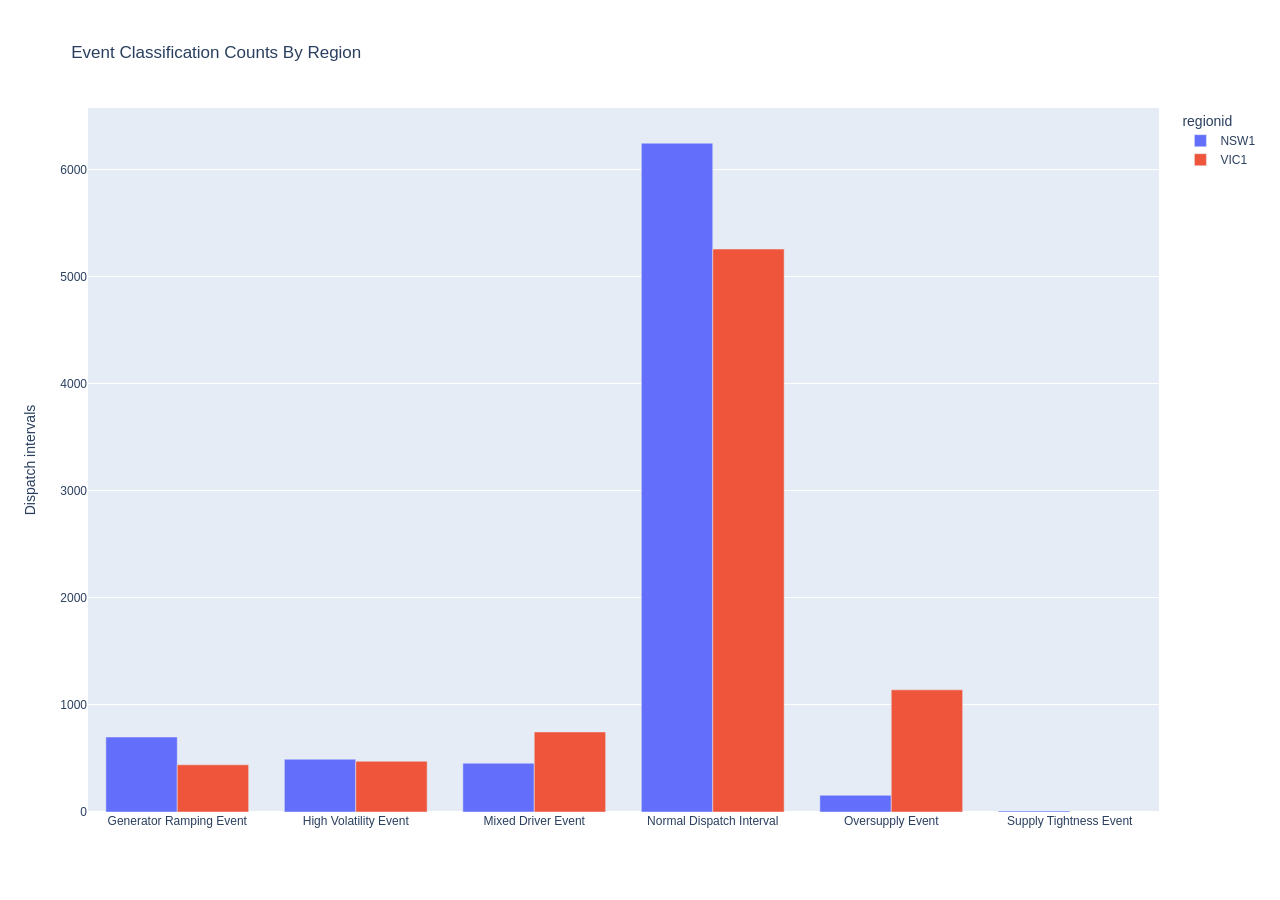
<file: docs/charts/09_event_classification_counts.html>
<html>
<head><meta charset="utf-8" /></head>
<body>
    <div>                        <script type="text/javascript">window.PlotlyConfig = {MathJaxConfig: 'local'};</script>
        <script charset="utf-8" src="https://cdn.plot.ly/plotly-2.35.2.min.js"></script>                <div id="6c31f0e2-707a-41de-a778-2e95fd7bd4c6" class="plotly-graph-div" style="height:100%; width:100%;"></div>            <script type="text/javascript">                                    window.PLOTLYENV=window.PLOTLYENV || {};                                    if (document.getElementById("6c31f0e2-707a-41de-a778-2e95fd7bd4c6")) {                    Plotly.newPlot(                        "6c31f0e2-707a-41de-a778-2e95fd7bd4c6",                        [{"alignmentgroup":"True","hovertemplate":"regionid=NSW1\u003cbr\u003eevent_class=%{x}\u003cbr\u003eintervals=%{y}\u003cextra\u003e\u003c\u002fextra\u003e","legendgroup":"NSW1","marker":{"color":"#636efa","pattern":{"shape":""}},"name":"NSW1","offsetgroup":"NSW1","orientation":"v","showlegend":true,"textposition":"auto","x":["Generator Ramping Event","High Volatility Event","Mixed Driver Event","Normal Dispatch Interval","Oversupply Event","Supply Tightness Event"],"xaxis":"x","y":[700,493,456,6248,156,10],"yaxis":"y","type":"bar"},{"alignmentgroup":"True","hovertemplate":"regionid=VIC1\u003cbr\u003eevent_class=%{x}\u003cbr\u003eintervals=%{y}\u003cextra\u003e\u003c\u002fextra\u003e","legendgroup":"VIC1","marker":{"color":"#EF553B","pattern":{"shape":""}},"name":"VIC1","offsetgroup":"VIC1","orientation":"v","showlegend":true,"textposition":"auto","x":["Generator Ramping Event","High Volatility Event","Mixed Driver Event","Normal Dispatch Interval","Oversupply Event"],"xaxis":"x","y":[441,474,748,5259,1141],"yaxis":"y","type":"bar"}],                        {"template":{"data":{"histogram2dcontour":[{"type":"histogram2dcontour","colorbar":{"outlinewidth":0,"ticks":""},"colorscale":[[0.0,"#0d0887"],[0.1111111111111111,"#46039f"],[0.2222222222222222,"#7201a8"],[0.3333333333333333,"#9c179e"],[0.4444444444444444,"#bd3786"],[0.5555555555555556,"#d8576b"],[0.6666666666666666,"#ed7953"],[0.7777777777777778,"#fb9f3a"],[0.8888888888888888,"#fdca26"],[1.0,"#f0f921"]]}],"choropleth":[{"type":"choropleth","colorbar":{"outlinewidth":0,"ticks":""}}],"histogram2d":[{"type":"histogram2d","colorbar":{"outlinewidth":0,"ticks":""},"colorscale":[[0.0,"#0d0887"],[0.1111111111111111,"#46039f"],[0.2222222222222222,"#7201a8"],[0.3333333333333333,"#9c179e"],[0.4444444444444444,"#bd3786"],[0.5555555555555556,"#d8576b"],[0.6666666666666666,"#ed7953"],[0.7777777777777778,"#fb9f3a"],[0.8888888888888888,"#fdca26"],[1.0,"#f0f921"]]}],"heatmap":[{"type":"heatmap","colorbar":{"outlinewidth":0,"ticks":""},"colorscale":[[0.0,"#0d0887"],[0.1111111111111111,"#46039f"],[0.2222222222222222,"#7201a8"],[0.3333333333333333,"#9c179e"],[0.4444444444444444,"#bd3786"],[0.5555555555555556,"#d8576b"],[0.6666666666666666,"#ed7953"],[0.7777777777777778,"#fb9f3a"],[0.8888888888888888,"#fdca26"],[1.0,"#f0f921"]]}],"heatmapgl":[{"type":"heatmapgl","colorbar":{"outlinewidth":0,"ticks":""},"colorscale":[[0.0,"#0d0887"],[0.1111111111111111,"#46039f"],[0.2222222222222222,"#7201a8"],[0.3333333333333333,"#9c179e"],[0.4444444444444444,"#bd3786"],[0.5555555555555556,"#d8576b"],[0.6666666666666666,"#ed7953"],[0.7777777777777778,"#fb9f3a"],[0.8888888888888888,"#fdca26"],[1.0,"#f0f921"]]}],"contourcarpet":[{"type":"contourcarpet","colorbar":{"outlinewidth":0,"ticks":""}}],"contour":[{"type":"contour","colorbar":{"outlinewidth":0,"ticks":""},"colorscale":[[0.0,"#0d0887"],[0.1111111111111111,"#46039f"],[0.2222222222222222,"#7201a8"],[0.3333333333333333,"#9c179e"],[0.4444444444444444,"#bd3786"],[0.5555555555555556,"#d8576b"],[0.6666666666666666,"#ed7953"],[0.7777777777777778,"#fb9f3a"],[0.8888888888888888,"#fdca26"],[1.0,"#f0f921"]]}],"surface":[{"type":"surface","colorbar":{"outlinewidth":0,"ticks":""},"colorscale":[[0.0,"#0d0887"],[0.1111111111111111,"#46039f"],[0.2222222222222222,"#7201a8"],[0.3333333333333333,"#9c179e"],[0.4444444444444444,"#bd3786"],[0.5555555555555556,"#d8576b"],[0.6666666666666666,"#ed7953"],[0.7777777777777778,"#fb9f3a"],[0.8888888888888888,"#fdca26"],[1.0,"#f0f921"]]}],"mesh3d":[{"type":"mesh3d","colorbar":{"outlinewidth":0,"ticks":""}}],"scatter":[{"fillpattern":{"fillmode":"overlay","size":10,"solidity":0.2},"type":"scatter"}],"parcoords":[{"type":"parcoords","line":{"colorbar":{"outlinewidth":0,"ticks":""}}}],"scatterpolargl":[{"type":"scatterpolargl","marker":{"colorbar":{"outlinewidth":0,"ticks":""}}}],"bar":[{"error_x":{"color":"#2a3f5f"},"error_y":{"color":"#2a3f5f"},"marker":{"line":{"color":"#E5ECF6","width":0.5},"pattern":{"fillmode":"overlay","size":10,"solidity":0.2}},"type":"bar"}],"scattergeo":[{"type":"scattergeo","marker":{"colorbar":{"outlinewidth":0,"ticks":""}}}],"scatterpolar":[{"type":"scatterpolar","marker":{"colorbar":{"outlinewidth":0,"ticks":""}}}],"histogram":[{"marker":{"pattern":{"fillmode":"overlay","size":10,"solidity":0.2}},"type":"histogram"}],"scattergl":[{"type":"scattergl","marker":{"colorbar":{"outlinewidth":0,"ticks":""}}}],"scatter3d":[{"type":"scatter3d","line":{"colorbar":{"outlinewidth":0,"ticks":""}},"marker":{"colorbar":{"outlinewidth":0,"ticks":""}}}],"scattermapbox":[{"type":"scattermapbox","marker":{"colorbar":{"outlinewidth":0,"ticks":""}}}],"scatterternary":[{"type":"scatterternary","marker":{"colorbar":{"outlinewidth":0,"ticks":""}}}],"scattercarpet":[{"type":"scattercarpet","marker":{"colorbar":{"outlinewidth":0,"ticks":""}}}],"carpet":[{"aaxis":{"endlinecolor":"#2a3f5f","gridcolor":"white","linecolor":"white","minorgridcolor":"white","startlinecolor":"#2a3f5f"},"baxis":{"endlinecolor":"#2a3f5f","gridcolor":"white","linecolor":"white","minorgridcolor":"white","startlinecolor":"#2a3f5f"},"type":"carpet"}],"table":[{"cells":{"fill":{"color":"#EBF0F8"},"line":{"color":"white"}},"header":{"fill":{"color":"#C8D4E3"},"line":{"color":"white"}},"type":"table"}],"barpolar":[{"marker":{"line":{"color":"#E5ECF6","width":0.5},"pattern":{"fillmode":"overlay","size":10,"solidity":0.2}},"type":"barpolar"}],"pie":[{"automargin":true,"type":"pie"}]},"layout":{"autotypenumbers":"strict","colorway":["#636efa","#EF553B","#00cc96","#ab63fa","#FFA15A","#19d3f3","#FF6692","#B6E880","#FF97FF","#FECB52"],"font":{"color":"#2a3f5f"},"hovermode":"closest","hoverlabel":{"align":"left"},"paper_bgcolor":"white","plot_bgcolor":"#E5ECF6","polar":{"bgcolor":"#E5ECF6","angularaxis":{"gridcolor":"white","linecolor":"white","ticks":""},"radialaxis":{"gridcolor":"white","linecolor":"white","ticks":""}},"ternary":{"bgcolor":"#E5ECF6","aaxis":{"gridcolor":"white","linecolor":"white","ticks":""},"baxis":{"gridcolor":"white","linecolor":"white","ticks":""},"caxis":{"gridcolor":"white","linecolor":"white","ticks":""}},"coloraxis":{"colorbar":{"outlinewidth":0,"ticks":""}},"colorscale":{"sequential":[[0.0,"#0d0887"],[0.1111111111111111,"#46039f"],[0.2222222222222222,"#7201a8"],[0.3333333333333333,"#9c179e"],[0.4444444444444444,"#bd3786"],[0.5555555555555556,"#d8576b"],[0.6666666666666666,"#ed7953"],[0.7777777777777778,"#fb9f3a"],[0.8888888888888888,"#fdca26"],[1.0,"#f0f921"]],"sequentialminus":[[0.0,"#0d0887"],[0.1111111111111111,"#46039f"],[0.2222222222222222,"#7201a8"],[0.3333333333333333,"#9c179e"],[0.4444444444444444,"#bd3786"],[0.5555555555555556,"#d8576b"],[0.6666666666666666,"#ed7953"],[0.7777777777777778,"#fb9f3a"],[0.8888888888888888,"#fdca26"],[1.0,"#f0f921"]],"diverging":[[0,"#8e0152"],[0.1,"#c51b7d"],[0.2,"#de77ae"],[0.3,"#f1b6da"],[0.4,"#fde0ef"],[0.5,"#f7f7f7"],[0.6,"#e6f5d0"],[0.7,"#b8e186"],[0.8,"#7fbc41"],[0.9,"#4d9221"],[1,"#276419"]]},"xaxis":{"gridcolor":"white","linecolor":"white","ticks":"","title":{"standoff":15},"zerolinecolor":"white","automargin":true,"zerolinewidth":2},"yaxis":{"gridcolor":"white","linecolor":"white","ticks":"","title":{"standoff":15},"zerolinecolor":"white","automargin":true,"zerolinewidth":2},"scene":{"xaxis":{"backgroundcolor":"#E5ECF6","gridcolor":"white","linecolor":"white","showbackground":true,"ticks":"","zerolinecolor":"white","gridwidth":2},"yaxis":{"backgroundcolor":"#E5ECF6","gridcolor":"white","linecolor":"white","showbackground":true,"ticks":"","zerolinecolor":"white","gridwidth":2},"zaxis":{"backgroundcolor":"#E5ECF6","gridcolor":"white","linecolor":"white","showbackground":true,"ticks":"","zerolinecolor":"white","gridwidth":2}},"shapedefaults":{"line":{"color":"#2a3f5f"}},"annotationdefaults":{"arrowcolor":"#2a3f5f","arrowhead":0,"arrowwidth":1},"geo":{"bgcolor":"white","landcolor":"#E5ECF6","subunitcolor":"white","showland":true,"showlakes":true,"lakecolor":"white"},"title":{"x":0.05},"mapbox":{"style":"light"}}},"xaxis":{"anchor":"y","domain":[0.0,1.0],"title":{"text":""}},"yaxis":{"anchor":"x","domain":[0.0,1.0],"title":{"text":"Dispatch intervals"}},"legend":{"title":{"text":"regionid"},"tracegroupgap":0},"title":{"text":"Event Classification Counts By Region"},"barmode":"group"},                        {"responsive": true}                    )                };                            </script>        </div>
</body>
</html>
</file>
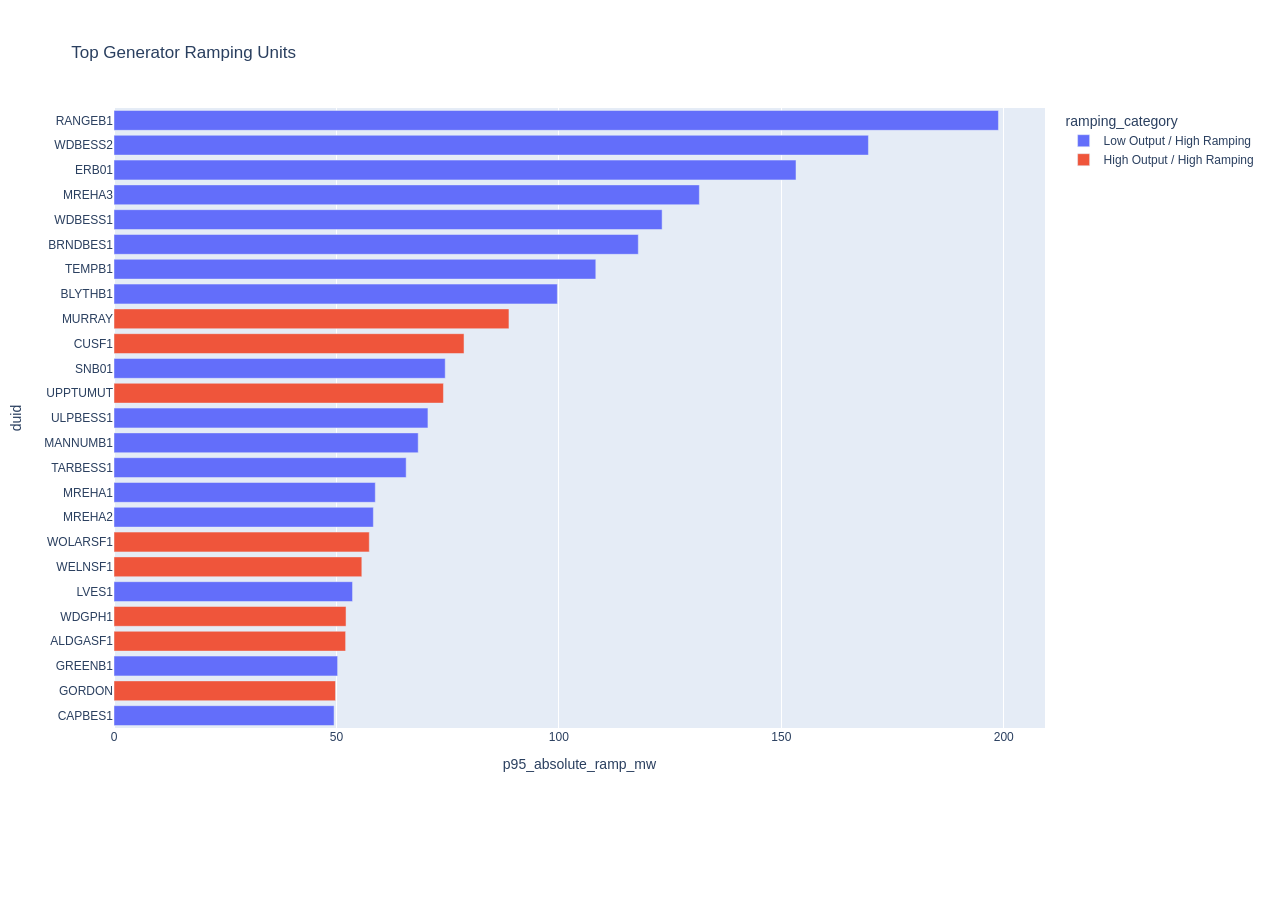
<file: docs/charts/09_top_generator_ramping_units.html>
<html>
<head><meta charset="utf-8" /></head>
<body>
    <div>                        <script type="text/javascript">window.PlotlyConfig = {MathJaxConfig: 'local'};</script>
        <script charset="utf-8" src="https://cdn.plot.ly/plotly-2.35.2.min.js"></script>                <div id="c22f05a1-21a5-4200-95bb-4405613c7817" class="plotly-graph-div" style="height:800px; width:100%;"></div>            <script type="text/javascript">                                    window.PLOTLYENV=window.PLOTLYENV || {};                                    if (document.getElementById("c22f05a1-21a5-4200-95bb-4405613c7817")) {                    Plotly.newPlot(                        "c22f05a1-21a5-4200-95bb-4405613c7817",                        [{"alignmentgroup":"True","customdata":[[-3.0765658142130716,204.94,405.0],[-3.5963218975567406,380.10437,404.0],[-8.832370634999378,460.9445500000001,404.0],[-2.7038142143122905,399.9176,404.0],[-3.2408746471536647,372.03273,404.0],[-2.9548372578444746,282.24458000000004,404.0],[-2.3098226466575715,216.4,406.0],[-3.38709912191492,231.53999,404.0],[-4.188154137417834,326.50637,404.0],[-3.098607553019968,310.024,404.0],[-1.4991591132332878,180.28,404.0],[-3.3154238620860723,288.82954,404.0],[-1.8952467357063127,310.46067,404.0],[-1.9001795708793257,238.50706,404.0],[-1.3379486543470172,199.29,404.0],[-2.386977426516185,199.60218,404.0],[-1.5333845963041053,173.78,404.0]],"hovertemplate":"ramping_category=Low Output \u002f High Ramping\u003cbr\u003ep95_absolute_ramp_mw=%{x}\u003cbr\u003eduid=%{y}\u003cbr\u003eaverage_output_mw=%{customdata[0]}\u003cbr\u003emax_absolute_ramp_mw=%{customdata[1]}\u003cbr\u003erapid_ramping_intervals=%{customdata[2]}\u003cextra\u003e\u003c\u002fextra\u003e","legendgroup":"Low Output \u002f High Ramping","marker":{"color":"#636efa","pattern":{"shape":""}},"name":"Low Output \u002f High Ramping","offsetgroup":"Low Output \u002f High Ramping","orientation":"h","showlegend":true,"textposition":"auto","x":[198.81001,169.58262149999996,153.30495899999994,131.57768449999998,123.2086795,117.8559095,108.3,99.6594905,74.453377,70.56834999999998,68.38000000000001,65.67172449999991,58.73683299999997,58.29975549999997,53.619499999999995,50.26680149999999,49.468999999999994],"xaxis":"x","y":["RANGEB1","WDBESS2","ERB01","MREHA3","WDBESS1","BRNDBES1","TEMPB1","BLYTHB1","SNB01","ULPBESS1","MANNUMB1","TARBESS1","MREHA1","MREHA2","LVES1","GREENB1","CAPBES1"],"yaxis":"y","type":"bar"},{"alignmentgroup":"True","customdata":[[202.5041712117078,560.80001,404.0],[62.51120653726901,343.77271,404.0],[115.88235183926578,242.06967,404.0],[73.1686813134069,229.01169,404.0],[102.07353115093638,234.98055,404.0],[137.10890895696392,336.91101,404.0],[101.31948720947538,166.42868,404.0],[148.61257673446607,247.22546,404.0]],"hovertemplate":"ramping_category=High Output \u002f High Ramping\u003cbr\u003ep95_absolute_ramp_mw=%{x}\u003cbr\u003eduid=%{y}\u003cbr\u003eaverage_output_mw=%{customdata[0]}\u003cbr\u003emax_absolute_ramp_mw=%{customdata[1]}\u003cbr\u003erapid_ramping_intervals=%{customdata[2]}\u003cextra\u003e\u003c\u002fextra\u003e","legendgroup":"High Output \u002f High Ramping","marker":{"color":"#EF553B","pattern":{"shape":""}},"name":"High Output \u002f High Ramping","offsetgroup":"High Output \u002f High Ramping","orientation":"h","showlegend":true,"textposition":"auto","x":[88.78001099999992,78.6811135,74.05557249999998,57.38429349999995,55.70798799999999,52.15849149999997,52.065492999999975,49.79483099999992],"xaxis":"x","y":["MURRAY","CUSF1","UPPTUMUT","WOLARSF1","WELNSF1","WDGPH1","ALDGASF1","GORDON"],"yaxis":"y","type":"bar"}],                        {"template":{"data":{"histogram2dcontour":[{"type":"histogram2dcontour","colorbar":{"outlinewidth":0,"ticks":""},"colorscale":[[0.0,"#0d0887"],[0.1111111111111111,"#46039f"],[0.2222222222222222,"#7201a8"],[0.3333333333333333,"#9c179e"],[0.4444444444444444,"#bd3786"],[0.5555555555555556,"#d8576b"],[0.6666666666666666,"#ed7953"],[0.7777777777777778,"#fb9f3a"],[0.8888888888888888,"#fdca26"],[1.0,"#f0f921"]]}],"choropleth":[{"type":"choropleth","colorbar":{"outlinewidth":0,"ticks":""}}],"histogram2d":[{"type":"histogram2d","colorbar":{"outlinewidth":0,"ticks":""},"colorscale":[[0.0,"#0d0887"],[0.1111111111111111,"#46039f"],[0.2222222222222222,"#7201a8"],[0.3333333333333333,"#9c179e"],[0.4444444444444444,"#bd3786"],[0.5555555555555556,"#d8576b"],[0.6666666666666666,"#ed7953"],[0.7777777777777778,"#fb9f3a"],[0.8888888888888888,"#fdca26"],[1.0,"#f0f921"]]}],"heatmap":[{"type":"heatmap","colorbar":{"outlinewidth":0,"ticks":""},"colorscale":[[0.0,"#0d0887"],[0.1111111111111111,"#46039f"],[0.2222222222222222,"#7201a8"],[0.3333333333333333,"#9c179e"],[0.4444444444444444,"#bd3786"],[0.5555555555555556,"#d8576b"],[0.6666666666666666,"#ed7953"],[0.7777777777777778,"#fb9f3a"],[0.8888888888888888,"#fdca26"],[1.0,"#f0f921"]]}],"heatmapgl":[{"type":"heatmapgl","colorbar":{"outlinewidth":0,"ticks":""},"colorscale":[[0.0,"#0d0887"],[0.1111111111111111,"#46039f"],[0.2222222222222222,"#7201a8"],[0.3333333333333333,"#9c179e"],[0.4444444444444444,"#bd3786"],[0.5555555555555556,"#d8576b"],[0.6666666666666666,"#ed7953"],[0.7777777777777778,"#fb9f3a"],[0.8888888888888888,"#fdca26"],[1.0,"#f0f921"]]}],"contourcarpet":[{"type":"contourcarpet","colorbar":{"outlinewidth":0,"ticks":""}}],"contour":[{"type":"contour","colorbar":{"outlinewidth":0,"ticks":""},"colorscale":[[0.0,"#0d0887"],[0.1111111111111111,"#46039f"],[0.2222222222222222,"#7201a8"],[0.3333333333333333,"#9c179e"],[0.4444444444444444,"#bd3786"],[0.5555555555555556,"#d8576b"],[0.6666666666666666,"#ed7953"],[0.7777777777777778,"#fb9f3a"],[0.8888888888888888,"#fdca26"],[1.0,"#f0f921"]]}],"surface":[{"type":"surface","colorbar":{"outlinewidth":0,"ticks":""},"colorscale":[[0.0,"#0d0887"],[0.1111111111111111,"#46039f"],[0.2222222222222222,"#7201a8"],[0.3333333333333333,"#9c179e"],[0.4444444444444444,"#bd3786"],[0.5555555555555556,"#d8576b"],[0.6666666666666666,"#ed7953"],[0.7777777777777778,"#fb9f3a"],[0.8888888888888888,"#fdca26"],[1.0,"#f0f921"]]}],"mesh3d":[{"type":"mesh3d","colorbar":{"outlinewidth":0,"ticks":""}}],"scatter":[{"fillpattern":{"fillmode":"overlay","size":10,"solidity":0.2},"type":"scatter"}],"parcoords":[{"type":"parcoords","line":{"colorbar":{"outlinewidth":0,"ticks":""}}}],"scatterpolargl":[{"type":"scatterpolargl","marker":{"colorbar":{"outlinewidth":0,"ticks":""}}}],"bar":[{"error_x":{"color":"#2a3f5f"},"error_y":{"color":"#2a3f5f"},"marker":{"line":{"color":"#E5ECF6","width":0.5},"pattern":{"fillmode":"overlay","size":10,"solidity":0.2}},"type":"bar"}],"scattergeo":[{"type":"scattergeo","marker":{"colorbar":{"outlinewidth":0,"ticks":""}}}],"scatterpolar":[{"type":"scatterpolar","marker":{"colorbar":{"outlinewidth":0,"ticks":""}}}],"histogram":[{"marker":{"pattern":{"fillmode":"overlay","size":10,"solidity":0.2}},"type":"histogram"}],"scattergl":[{"type":"scattergl","marker":{"colorbar":{"outlinewidth":0,"ticks":""}}}],"scatter3d":[{"type":"scatter3d","line":{"colorbar":{"outlinewidth":0,"ticks":""}},"marker":{"colorbar":{"outlinewidth":0,"ticks":""}}}],"scattermapbox":[{"type":"scattermapbox","marker":{"colorbar":{"outlinewidth":0,"ticks":""}}}],"scatterternary":[{"type":"scatterternary","marker":{"colorbar":{"outlinewidth":0,"ticks":""}}}],"scattercarpet":[{"type":"scattercarpet","marker":{"colorbar":{"outlinewidth":0,"ticks":""}}}],"carpet":[{"aaxis":{"endlinecolor":"#2a3f5f","gridcolor":"white","linecolor":"white","minorgridcolor":"white","startlinecolor":"#2a3f5f"},"baxis":{"endlinecolor":"#2a3f5f","gridcolor":"white","linecolor":"white","minorgridcolor":"white","startlinecolor":"#2a3f5f"},"type":"carpet"}],"table":[{"cells":{"fill":{"color":"#EBF0F8"},"line":{"color":"white"}},"header":{"fill":{"color":"#C8D4E3"},"line":{"color":"white"}},"type":"table"}],"barpolar":[{"marker":{"line":{"color":"#E5ECF6","width":0.5},"pattern":{"fillmode":"overlay","size":10,"solidity":0.2}},"type":"barpolar"}],"pie":[{"automargin":true,"type":"pie"}]},"layout":{"autotypenumbers":"strict","colorway":["#636efa","#EF553B","#00cc96","#ab63fa","#FFA15A","#19d3f3","#FF6692","#B6E880","#FF97FF","#FECB52"],"font":{"color":"#2a3f5f"},"hovermode":"closest","hoverlabel":{"align":"left"},"paper_bgcolor":"white","plot_bgcolor":"#E5ECF6","polar":{"bgcolor":"#E5ECF6","angularaxis":{"gridcolor":"white","linecolor":"white","ticks":""},"radialaxis":{"gridcolor":"white","linecolor":"white","ticks":""}},"ternary":{"bgcolor":"#E5ECF6","aaxis":{"gridcolor":"white","linecolor":"white","ticks":""},"baxis":{"gridcolor":"white","linecolor":"white","ticks":""},"caxis":{"gridcolor":"white","linecolor":"white","ticks":""}},"coloraxis":{"colorbar":{"outlinewidth":0,"ticks":""}},"colorscale":{"sequential":[[0.0,"#0d0887"],[0.1111111111111111,"#46039f"],[0.2222222222222222,"#7201a8"],[0.3333333333333333,"#9c179e"],[0.4444444444444444,"#bd3786"],[0.5555555555555556,"#d8576b"],[0.6666666666666666,"#ed7953"],[0.7777777777777778,"#fb9f3a"],[0.8888888888888888,"#fdca26"],[1.0,"#f0f921"]],"sequentialminus":[[0.0,"#0d0887"],[0.1111111111111111,"#46039f"],[0.2222222222222222,"#7201a8"],[0.3333333333333333,"#9c179e"],[0.4444444444444444,"#bd3786"],[0.5555555555555556,"#d8576b"],[0.6666666666666666,"#ed7953"],[0.7777777777777778,"#fb9f3a"],[0.8888888888888888,"#fdca26"],[1.0,"#f0f921"]],"diverging":[[0,"#8e0152"],[0.1,"#c51b7d"],[0.2,"#de77ae"],[0.3,"#f1b6da"],[0.4,"#fde0ef"],[0.5,"#f7f7f7"],[0.6,"#e6f5d0"],[0.7,"#b8e186"],[0.8,"#7fbc41"],[0.9,"#4d9221"],[1,"#276419"]]},"xaxis":{"gridcolor":"white","linecolor":"white","ticks":"","title":{"standoff":15},"zerolinecolor":"white","automargin":true,"zerolinewidth":2},"yaxis":{"gridcolor":"white","linecolor":"white","ticks":"","title":{"standoff":15},"zerolinecolor":"white","automargin":true,"zerolinewidth":2},"scene":{"xaxis":{"backgroundcolor":"#E5ECF6","gridcolor":"white","linecolor":"white","showbackground":true,"ticks":"","zerolinecolor":"white","gridwidth":2},"yaxis":{"backgroundcolor":"#E5ECF6","gridcolor":"white","linecolor":"white","showbackground":true,"ticks":"","zerolinecolor":"white","gridwidth":2},"zaxis":{"backgroundcolor":"#E5ECF6","gridcolor":"white","linecolor":"white","showbackground":true,"ticks":"","zerolinecolor":"white","gridwidth":2}},"shapedefaults":{"line":{"color":"#2a3f5f"}},"annotationdefaults":{"arrowcolor":"#2a3f5f","arrowhead":0,"arrowwidth":1},"geo":{"bgcolor":"white","landcolor":"#E5ECF6","subunitcolor":"white","showland":true,"showlakes":true,"lakecolor":"white"},"title":{"x":0.05},"mapbox":{"style":"light"}}},"xaxis":{"anchor":"y","domain":[0.0,1.0],"title":{"text":"p95_absolute_ramp_mw"}},"yaxis":{"anchor":"x","domain":[0.0,1.0],"title":{"text":"duid"},"categoryorder":"total ascending"},"legend":{"title":{"text":"ramping_category"},"tracegroupgap":0},"title":{"text":"Top Generator Ramping Units"},"barmode":"relative","height":800},                        {"responsive": true}                    )                };                            </script>        </div>
</body>
</html>
</file>
<file: dashboard/style.css>
:root {
  color-scheme: light;
  --ink: #17202a;
  --muted: #5b6776;
  --line: #d9e1ea;
  --bg: #f7f9fb;
  --panel: #ffffff;
  --accent: #0f766e;
  --accent-2: #b45309;
}

* {
  box-sizing: border-box;
}

body {
  margin: 0;
  font-family: Inter, Arial, sans-serif;
  background: var(--bg);
  color: var(--ink);
}

.topbar {
  background: #0b1f2a;
  color: white;
  padding: 48px 28px 42px;
}

.topbar > div,
main {
  max-width: 1120px;
  margin: 0 auto;
}

.eyebrow {
  margin: 0 0 10px;
  color: #8bd4cc;
  font-size: 13px;
  font-weight: 700;
  text-transform: uppercase;
  letter-spacing: 0;
}

h1 {
  margin: 0;
  max-width: 860px;
  font-size: 42px;
  line-height: 1.12;
}

.summary {
  max-width: 780px;
  margin: 18px 0 0;
  color: #d8e5ea;
  font-size: 18px;
  line-height: 1.55;
}

main {
  padding: 30px 24px 56px;
}

.section {
  margin-top: 28px;
}

h2 {
  font-size: 24px;
  margin: 0 0 16px;
}

.grid {
  display: grid;
  grid-template-columns: repeat(auto-fit, minmax(220px, 1fr));
  gap: 14px;
}

article {
  background: var(--panel);
  border: 1px solid var(--line);
  border-radius: 8px;
  padding: 18px;
}

h3 {
  margin: 0 0 8px;
  font-size: 17px;
}

p,
li {
  color: var(--muted);
  line-height: 1.55;
}

code {
  color: var(--accent);
  font-weight: 700;
}
</file>
